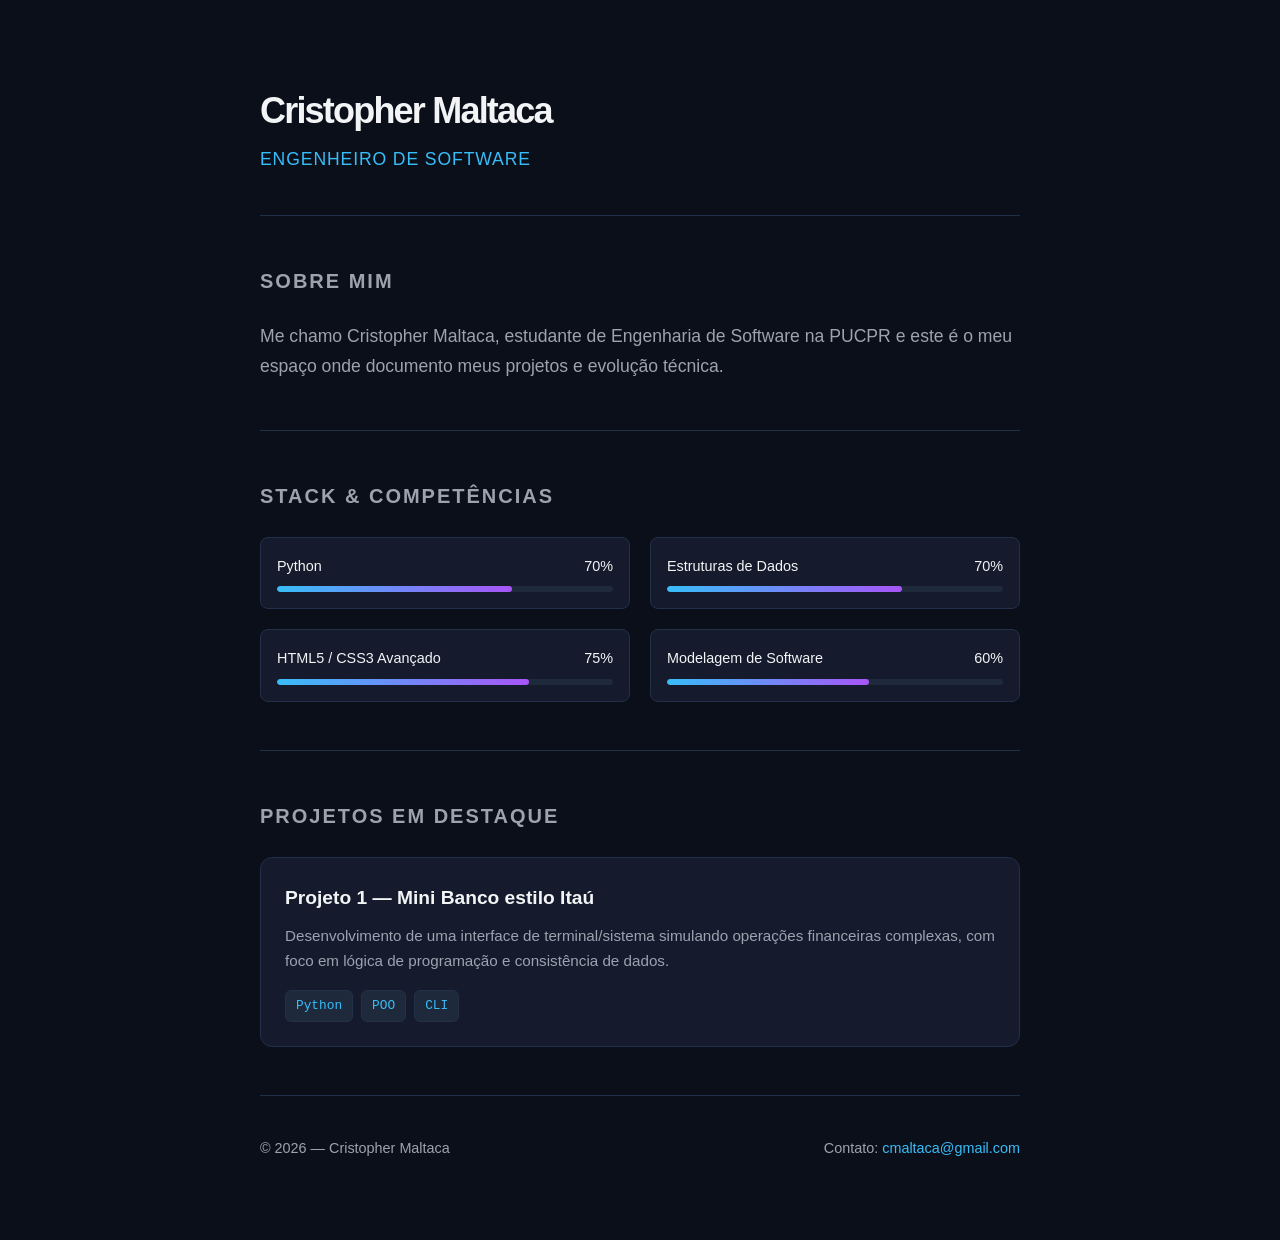
<file: index.html>
<!DOCTYPE html>
<html lang="pt-br">
<head>
    <meta charset="UTF-8">
    <meta name="viewport" content="width=device-width, initial-scale=1.0">
    <title>Portfólio | Cristopher Maltaca</title>
    <link rel="stylesheet" href="css.css">
    <link rel="stylesheet" href="animacoes.css">
</head>
<body>

    <div class="container">
        
        <header class="animar-entrada">

            <h1>Cristopher Maltaca</h1>
            <p>Engenheiro de Software</p>
        </header>

        <section id="sobre" class="animar-entrada" style="animation-delay: 0.1s;">
            <h2>Sobre Mim</h2>
            <p>Me chamo Cristopher Maltaca, estudante de Engenharia de Software na PUCPR e este é o meu espaço onde documento meus projetos e evolução técnica.</p>
        </section>

        
        <section id="skills" class="animar-entrada" style="animation-delay: 0.2s;">
            <h2>Stack & Competências</h2>
            <div class="grid-skills">
                
                <div class="skill-card">
                    <div class="skill-info"><span>Python</span><span>70%</span></div>
                    <div class="barra-progresso-bg">
                        <div class="barra-progresso-fill" style="width: 70%;"></div>
                    </div>
                </div>

                <div class="skill-card">
                    <div class="skill-info"><span>Estruturas de Dados</span><span>70%</span></div>
                    <div class="barra-progresso-bg">
                        <div class="barra-progresso-fill" style="width: 70%;"></div>
                    </div>
                </div>

                <div class="skill-card">
                    <div class="skill-info"><span>HTML5 / CSS3 Avançado</span><span>75%</span></div>
                    <div class="barra-progresso-bg">
                        <div class="barra-progresso-fill" style="width: 75%;"></div>
                    </div>
                </div>

                <div class="skill-card">
                    <div class="skill-info"><span>Modelagem de Software</span><span>60%</span></div>
                    <div class="barra-progresso-bg">
                        <div class="barra-progresso-fill" style="width: 60%;"></div>
                    </div>
                </div>

            </div>
        </section>

        <section id="projetos" class="animar-entrada" style="animation-delay: 0.3s;">
            <h2>Projetos em Destaque</h2>
            <div class="lista-projetos">
                <div class="card-projeto">
                    <h3>Projeto 1 — Mini Banco estilo Itaú</h3>
                    <p>Desenvolvimento de uma interface de terminal/sistema simulando operações financeiras complexas, com foco em lógica de programação e consistência de dados.</p>
                    
                
                    <div class="tech-badges">
                        <span class="badge">Python</span>
                        <span class="badge">POO</span>
                        <span class="badge">CLI</span>
                    </div>
                </div>
            </div>
        </section>

        <footer class="animar-entrada" style="animation-delay: 0.4s;">
            <p>&copy; 2026 — Cristopher Maltaca</p>
            <p>Contato: <a href="mailto:cmaltaca@gmail.com">cmaltaca@gmail.com</a></p>
        </footer>

    </div>
    
</body>
</html>
</file>
<file: css.css>
:root {
    --bg-principal: #0b0f19;       
    --bg-card: #151b2c;            
    --texto-principal: #f3f4f6;    
    --texto-secundario: #9ca3af;   
    --cor-destaque: #38bdf8;       
    --borda-suave: #223049;       
}

* {
    margin: 0;
    padding: 0;
    box-sizing: border-box;
}

body {
    font-family: -apple-system, BlinkMacSystemFont, "Segoe UI", Roboto, Helvetica, Arial, sans-serif;
    background-color: var(--bg-principal);
    color: var(--texto-principal);
    line-height: 1.7;
    padding: 0 24px;
}

.container {
    max-width: 760px;
    margin: 0 auto;
}

header {
    padding: 80px 0 40px 0;
    border-bottom: 1px solid var(--borda-suave);
}

header h1 {
    font-size: 2.25rem;
    font-weight: 700;
    letter-spacing: -0.05em;
    margin-bottom: 4px;
}

header p {
    color: var(--cor-destaque);
    font-weight: 500;
    font-size: 1.1rem;
    letter-spacing: 0.05em;
    text-transform: uppercase;
}

section {
    padding: 48px 0;
    border-bottom: 1px solid var(--borda-suave);
}

section h2 {
    font-size: 1.25rem;
    text-transform: uppercase;
    letter-spacing: 0.1em;
    color: var(--texto-secundario);
    margin-bottom: 24px;
    font-weight: 600;
}

#sobre p {
    color: var(--texto-secundario);
    font-size: 1.1rem;
}

.lista-projetos {
    display: flex;
    flex-direction: column;
    gap: 16px;
}

.card-projeto {
    background-color: var(--bg-card);
    border: 1px solid var(--borda-suave);
    padding: 24px;
    border-radius: 12px;
    transition: transform 0.2s ease, border-color 0.2s ease;
}

.card-projeto:hover {
    transform: translateY(-2px);
    border-color: var(--cor-destaque);
}

.card-projeto h3 {
    font-size: 1.2rem;
    margin-bottom: 8px;
    font-weight: 600;
}

.card-projeto p {
    color: var(--texto-secundario);
    font-size: 0.95rem;
}
footer {
    padding: 40px 0 80px 0;
    color: var(--texto-secundario);
    font-size: 0.9rem;
    display: flex;
    justify-content: space-between;
    align-items: center;
}

footer a {
    color: var(--cor-destaque);
    text-decoration: none;
}

footer a:hover {
    text-decoration: underline;
}

.status-container {
    display: inline-flex;
    align-items: center;
    gap: 8px;
    background-color: #1e293b;
    padding: 6px 12px;
    border-radius: 20px;
    font-size: 0.85rem;
    font-weight: 500;
    margin-bottom: 16px;
    border: 1px solid var(--borda-suave);
}

.glow-ponto {
    width: 8px;
    height: 8px;
    background-color: #10b981; 
    border-radius: 50%;
    position: relative;
}

.glow-ponto::after {
    content: '';
    position: absolute;
    width: 100%;
    height: 100%;
    background-color: #10b981;
    border-radius: 50%;
    animation: pulsarGlow 2s infinite ease-in-out;
}

@keyframes pulsarGlow {
    0% { transform: scale(1); opacity: 1; }
    100% { transform: scale(3); opacity: 0; }
}


.tech-badges {
    display: flex;
    gap: 8px;
    margin-top: 16px;
    flex-wrap: wrap;
}

.badge {
    background-color: #1e293b;
    color: var(--cor-destaque);
    font-family: monospace;
    font-size: 0.8rem;
    padding: 4px 10px;
    border-radius: 6px;
    border: 1px solid var(--borda-suave);
}


.grid-skills {
    display: grid;
    grid-template-columns: 1fr 1fr;
    gap: 20px;
    margin-top: 20px;
}

@media (max-width: 600px) {
    .grid-skills { grid-template-columns: 1fr; }
}

.skill-card {
    background-color: var(--bg-card);
    border: 1px solid var(--borda-suave);
    padding: 16px;
    border-radius: 8px;
}

.skill-info {
    display: flex;
    justify-content: space-between;
    font-size: 0.9rem;
    margin-bottom: 8px;
    font-weight: 500;
}

.barra-progresso-bg {
    background-color: #1e293b;
    height: 6px;
    width: 100%;
    border-radius: 10px;
    overflow: hidden;
}

.barra-progresso-fill {
    background: linear-gradient(90deg, var(--cor-destaque), #a855f7); 
    height: 100%;
    border-radius: 10px;
    transform-origin: left;
    animation: expandirBarra 1.5s cubic-bezier(0.1, 1, 0.1, 1) forwards;
}

@keyframes expandirBarra {
    from { transform: scaleX(0); }
    to { transform: scaleX(1); }
}
</file>
<file: animacoes.css>
/* ==========================================================================
   Animação 1: Entrada Suave (Fade-In-Up)
   Aplicada ao Header e Seções ao carregar a página.
   ========================================================================== */

/* Define os estados da animação */
@keyframes fadeInUp {
    from {
        opacity: 0;
        transform: translateY(20px); 
    }
    to {
        opacity: 1;
        transform: translateY(0);    /* Termina na posição original */
    }
}

/* Cria uma classe para usar essa animação */
.animar-entrada {
    animation-name: fadeInUp;
    animation-duration: 0.8s;        /* Duração de quase um segundo */
    animation-timing-function: ease-out; /* Começa rápido, termina suave */
    animation-fill-mode: both;      /* Garante que o estado final permaneça */
}

/* ==========================================================================
   Animação 2: Microinteração no Card de Projetos (Hover)
   Código que faz o card flutuar e acender suavemente.
   ========================================================================== */

/* Esta animação não usa @keyframes, usa TRANSIÇÃO no estado original */
.card-projeto {
    /* Adicione estas linhas ao .card-projeto existente no seu css.css, ou use aqui: */
    transition: transform 0.3s ease, 
                box-shadow 0.3s ease, 
                border-color 0.3s ease !important;
}

/* Define o comportamento ao passar o mouse (:hover) */
.card-projeto:hover {
    transform: translateY(-5px) !important; /* Flutua 5px para cima */
    box-shadow: 0 10px 20px rgba(56, 189, 248, 0.15) !important; /* Brilho suave na cor de destaque */
    border-color: #38bdf8 !important; /* Garante que a borda acenda */
}
</file>
